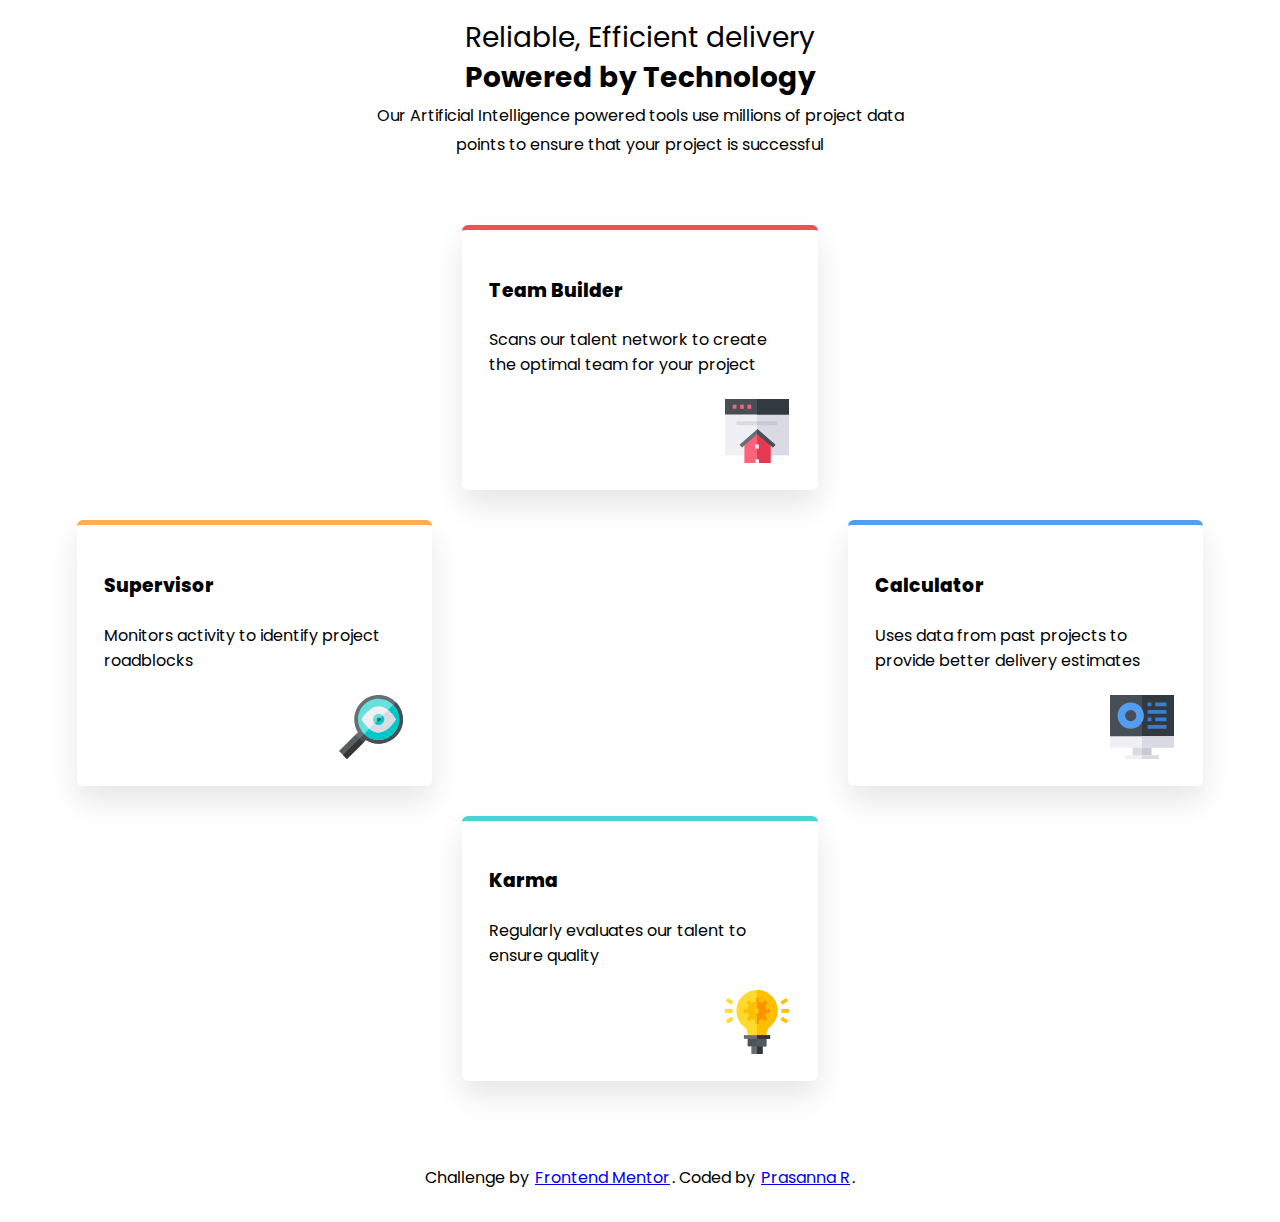
<file: four-card-feature-section-master/index.html>
<!DOCTYPE html>
<html lang="en">
<head>
  <meta charset="UTF-8">
  <meta name="viewport" content="width=device-width, initial-scale=1.0"> <!-- displays site properly based on user's device -->

  <link rel="icon" type="image/png" sizes="32x32" href="./images/favicon-32x32.png">
  
  <title>Frontend Mentor | Four card feature section</title>

  <link rel="stylesheet" href="style.css">
<link rel="preconnect" href="https://fonts.googleapis.com">
<link rel="preconnect" href="https://fonts.gstatic.com" crossorigin>
<link href="https://fonts.googleapis.com/css2?family=Poppins:ital,wght@0,100;0,200;0,300;0,400;0,500;0,600;0,700;0,800;0,900;1,100;1,200;1,300;1,400;1,500;1,600;1,700;1,800;1,900&display=swap" rel="stylesheet">
</head>
<body>
  <main>
    <header>
    <div class="heading">
      <div class="heading-1">Reliable, Efficient delivery</div>
       <div class="heading-1 bold">Powered by Technology </div>
      <div class="heading-2">Our Artificial Intelligence powered tools use millions of project data </div>
      <div class="heading-2">  points to ensure that your project is successful</div> 
    </div>
    </header>
    <div class="box-container">
      <div class="box top">
        <h3>Team Builder</h3>
        <p>Scans our talent network to create the
         optimal team for your project</p>
         <div class="rr">
          <img src="./images/icon-team-builder.svg" alt="img1">
         </div>
         
     </div>
     <div class="box bottom">
        <h3>Karma</h3>
        <p>Regularly evaluates our talent to ensure
         quality</p>
       <div class="rr">  <img src="./images/icon-karma.svg" alt="img2"></div>
     </div>
     <div class="box left">
        <h3>Supervisor</h3>
        <p>Monitors activity to identify project
       roadblocks</p>
       <div class="rr">
         <img src="./images/icon-supervisor.svg" alt="img3">
       </div>
      

       
     </div>
     <div class="box right">
        <h3>Calculator</h3>
        <p>Uses data from past projects to provide
        better delivery estimates</p>
        <div class="rr">
          <img src="./images/icon-calculator.svg" alt="img4">
        </div>
      

     </div>

    </div>
   

  </main>
 
  <footer>
    <p class="attribution">
      Challenge by <a href="https://www.frontendmentor.io?ref=challenge" target="_blank">Frontend Mentor</a>. 
      Coded by <a href="#">Prasanna R</a>.
    </p>
  </footer>
</body>
</html>
</file>
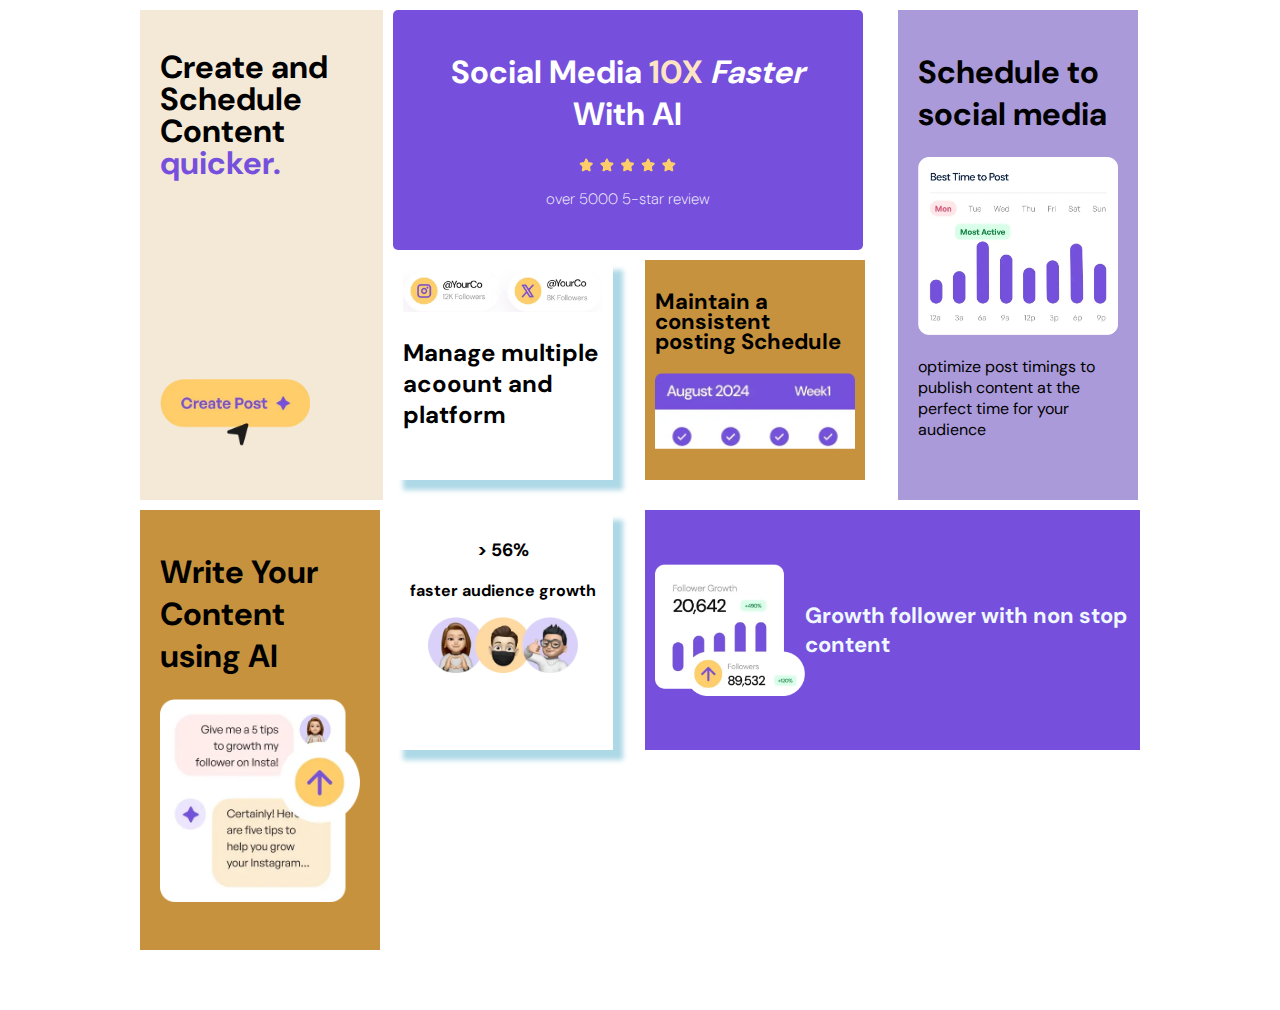
<file: bento-grid-main/public/index.html>
<!DOCTYPE html>
<html lang="en">
<head>
  <meta charset="UTF-8">
  <meta name="viewport" content="width=device-width, initial-scale=1.0"> <!-- displays site properly based on user's device -->

  <link rel="icon" type="image/png" sizes="32x32" href="./assets/images/favicon-32x32.png">
  
  <title>Frontend Mentor | Bento grid</title>

  <link rel="stylesheet" href="style.css">
  <link rel="stylesheet" href="grid.css">
</head>
<body>
  <main>
    <div class="content-1">
      <h1 style="margin-bottom:200px;">
        Create and Schedule Content <span>quicker.</span>
      </h1>
      <img src="./assets/images/illustration-create-post.webp" alt="img-post">
    </div>
    <div class="content-2">
      
      <h1>Social Media <span class="c-21">10X</span> 
        <i>Faster</i> With AI
      </h1>
      
      <div class="content2-sub">
        <img src="./assets/images/illustration-five-stars.webp" alt="start-img">
        <p class="sub-21">over 5000 5-star review</p>
      </div>
      
    </div>
    <div class="content-3">
      <h1> Schedule to social  media</h1>
      <img src="./assets/images/illustration-schedule-posts.webp" alt="week-img">
      <p>optimize post timings to publish content at the perfect time for your audience</p>
    </div>
    <div class="content-4">
      <h1>Write Your Content using AI</h1>
      <img src="./assets/images/illustration-ai-content.webp" alt="chat">

    </div>
    <div class="content-5">
      <img src="./assets/images/illustration-multiple-platforms.webp" alt="review-img">
      <h2>Manage multiple acoount and platform</h2>

    </div>
    <div class="content-6">
      <p>Maintain a consistent posting Schedule</p>
      <img src="./assets/images/illustration-consistent-schedule.webp" alt="date">
    </div>
      <div class="content-7">
      <p class="fw"> > 56%</p>
      <p>faster audience growth</p>
      <img src="./assets/images/illustration-audience-growth.webp" alt="date">
    </div>
    <div class="content-8">
      <img src="./assets/images/illustration-grow-followers.webp" alt="date">
      <p>Growth follower with non stop content</p>
    </div>
  </main>

  
  
  
  <!-- <div class="attribution">
    Challenge by <a href="https://www.frontendmentor.io?ref=challenge">Frontend Mentor</a>. 
    Coded by <a href="#">Your Name Here</a>.
  </div> -->
</body>
</html>
</file>
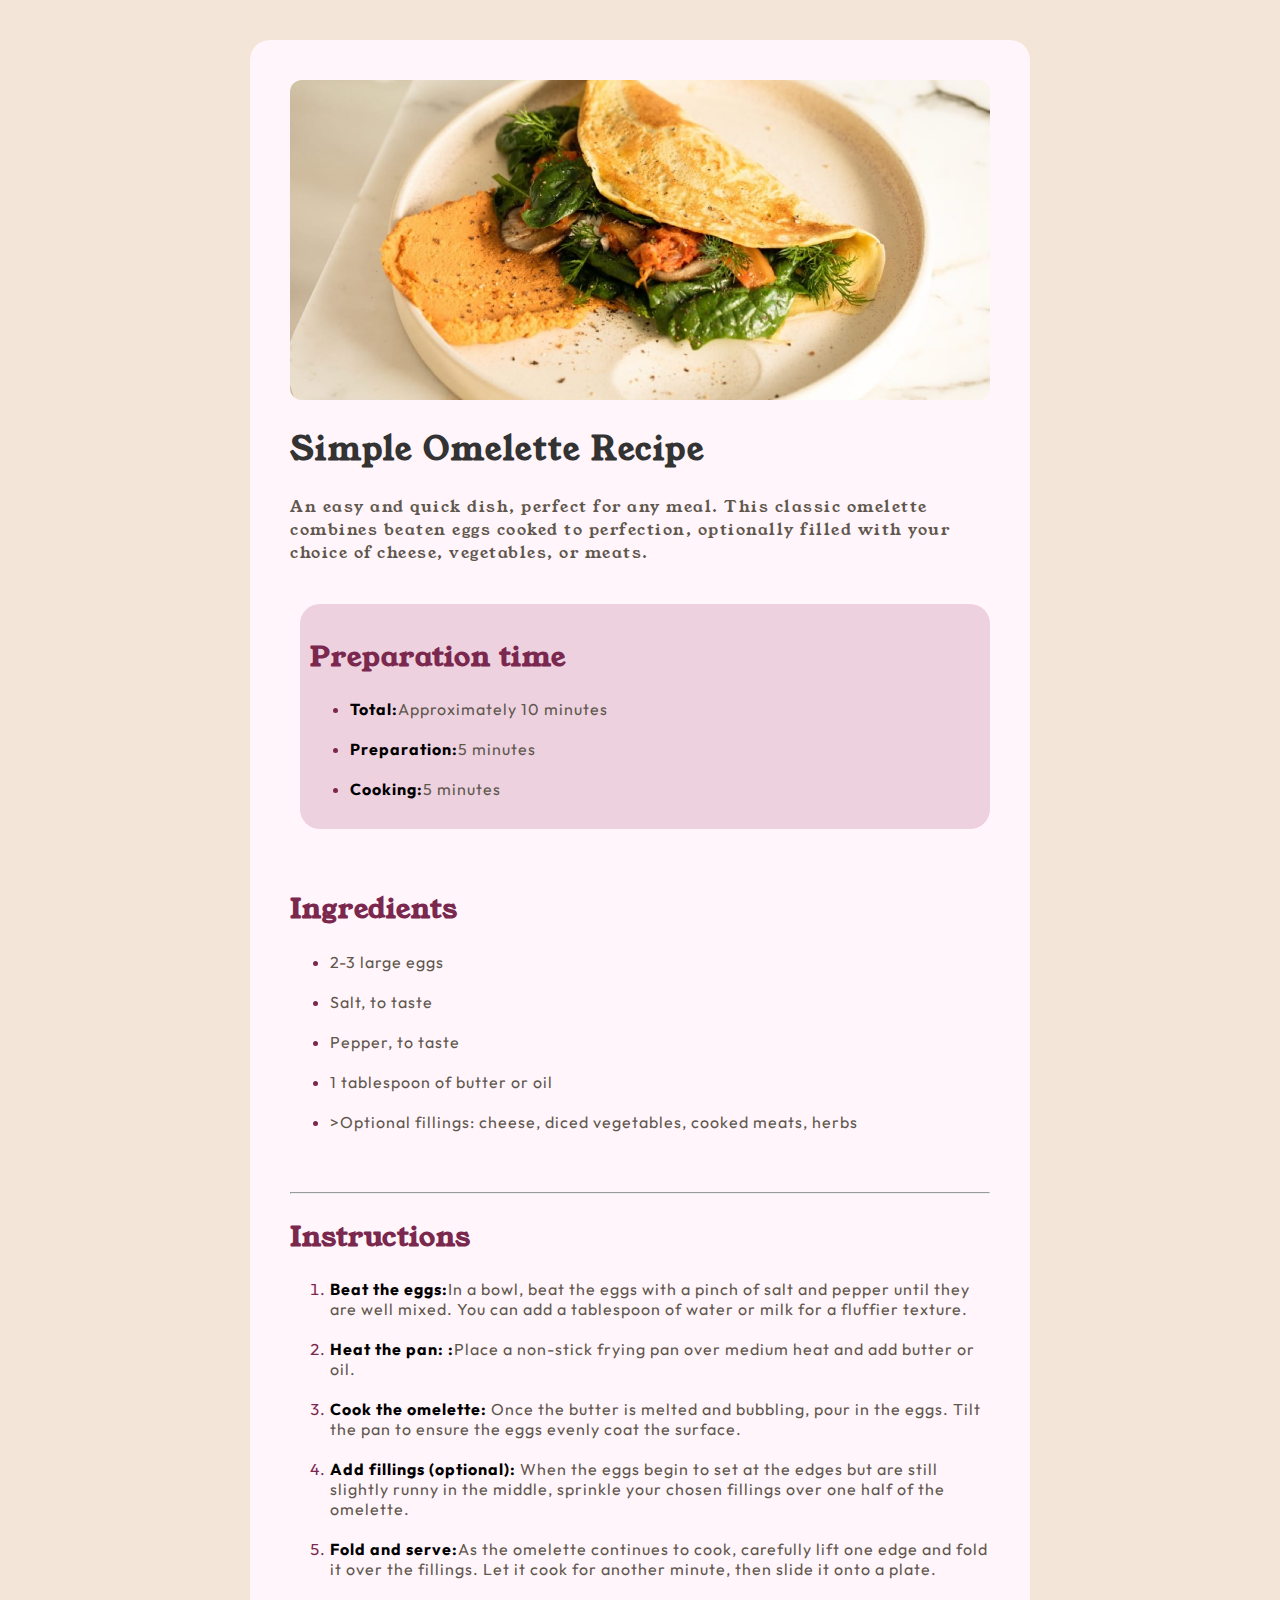
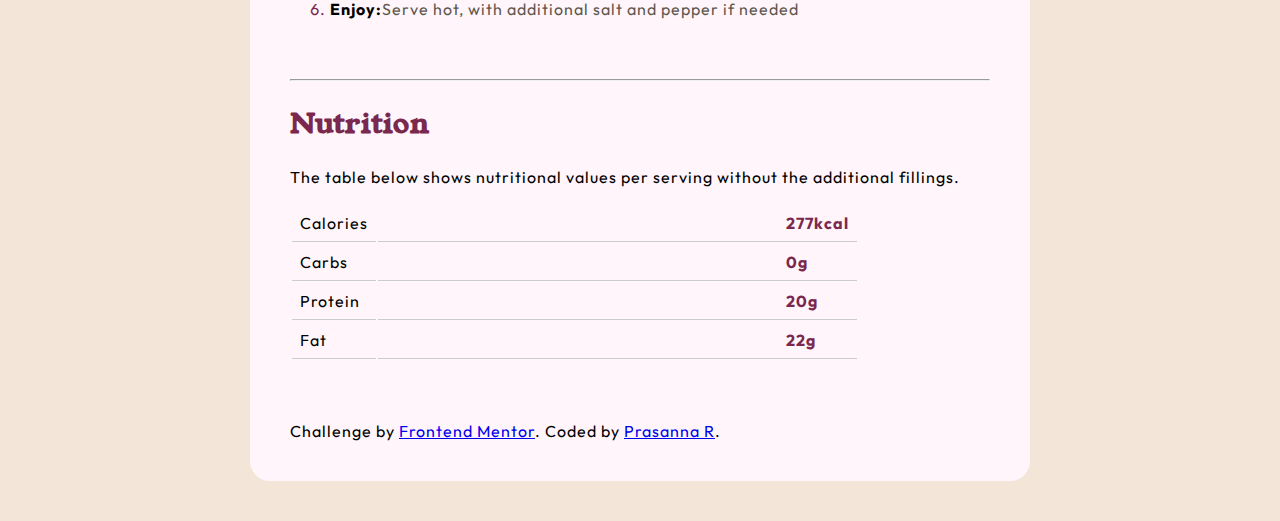
<file: recipe-page-main/recipe-page-main/index.html>
<!DOCTYPE html>
<html lang="en">
<head>
  <meta charset="UTF-8">
  <meta name="viewport" content="width=device-width, initial-scale=1.0"> <!-- displays site properly based on user's device -->

  <link rel="icon" type="image/png" sizes="32x32" href="./assets/images/favicon-32x32.png">
  <link rel="stylesheet" href="style.css">
  
  <title>Frontend Mentor | Recipe page</title>
</head>
<body>
   <main class="content-container">
     <img src="./assets/images/image-omelette.jpeg" alt="Recipe-img">
    <article>
      <header>
         <h1>Simple Omelette Recipe</h1>
      </header>

     <p class="para">An easy and quick dish, perfect for any meal. This classic omelette combines beaten eggs cooked to perfection, optionally filled with your choice of cheese, vegetables, or meats.</p>

     <section class="Preparation" id="highlight">
      <h2>Preparation time</h2>
      <ul>
        <li><strong>Total:</strong>Approximately 10 minutes</li>
        <li><strong>Preparation:</strong>5 minutes</li>
        <li><strong>Cooking:</strong>5 minutes</li>
      </ul>
     </section>

     <section>
      <h2>Ingredients</h2>
      <ul>
        <li>2-3 large eggs </li>
        <li>Salt, to taste</li>
        <li>Pepper, to taste</li>
        <li>1 tablespoon of butter or oil</li>
        <li>>Optional fillings: cheese, diced vegetables, cooked meats, herbs</li>
      </ul>
     </section>


     <hr>

     <section>
      <h2>Instructions</h2>
      <ol>
        <li><strong>Beat the eggs:</strong>In a bowl, beat the eggs with a pinch of salt and pepper until they are well mixed. You can add a tablespoon of water or milk for a fluffier texture.</li>
        <li><strong>Heat the pan: :</strong>Place a non-stick frying pan over medium heat and add butter or oil.</li>
        <li><strong>Cook the omelette: </strong>Once the butter is melted and bubbling, pour in the eggs. Tilt the pan to ensure the eggs evenly coat the surface.</li>
        <li><strong>Add fillings (optional):</strong> When the eggs begin to set at the edges but are still slightly runny in the middle, sprinkle your chosen fillings over one half of the omelette.</li>
        <li><strong>Fold and serve:</strong>As the omelette continues to cook, carefully lift one edge and fold it over the fillings. Let it cook for another minute, then slide it onto a plate.</li>
        <li><strong>Enjoy:</strong>Serve hot, with additional salt and pepper if needed</li>
      </ol>
     </section>
     <hr>

     <section>
      <h2>Nutrition</h2>
      <p>The table below shows nutritional values per serving without the additional fillings.</p>

      <table>
        <tbody>
          <tr>
            <td>Calories</td>
            <td><span>277kcal</span></td>
            
          </tr>
          
          <tr>
            <td>Carbs</td>
            <td><span>0g</span></td>
            
          </tr>
          
          <tr>
            <td>Protein</td>
            <td><span>20g</span></td>
            
          </tr>
        
          
          <tr>
            <td>Fat</td>
            <td><span>22g</span></td>
          </tr>
        </tbody>
      </table>
     </section>
      
    </article>

    <footer class="attribution">
    Challenge by <a href="https://www.frontendmentor.io?ref=challenge" target="_blank">Frontend Mentor</a>. 
    Coded by <a href="#">Prasanna R</a>.
    </footer>
    
     
   </main>
     
    

  
  
 
</body>
</html>
</file>
<file: four-card-feature-section-master/style.css>
.heading{
  display: flex;
  align-items: center;
  justify-content: center;
  flex-direction: column;
}

*{
  font-family: "Poppins", sans-serif;
  font-weight: 400;
  font-style: normal;
  padding: 2px;
}
span{
  color:gray;
  display: block;
}
.heading-1{
  font-size: 28px;
  line-height: 1.3;
}
h3{
  font-weight: 800;
}
.bold{
  font-weight: bold;
  margin-bottom: 2px;
}


.attribution{
  text-align: center;
}  



/* //---------------------// */
.box {
  background: white;
  padding: 25px;
  border-radius: 6px;
  box-shadow: 0px 15px 30px rgba(0, 0, 0, 0.1);
  border-top: 5px solid; 
}


.box-container {
  width: 90%;
  margin: 60px auto;
  display: grid;
  grid-template-columns: repeat(3, 1fr);
  gap: 30px;
  align-items: center;
}
.left {
  grid-column: 1;
  grid-row: 2;
    border-top-color:hsl(34, 97%, 64%);
}

.top {
  grid-column: 2;
  grid-row: 1;
  border-top-color:hsl(0, 78%, 62%);
}

.bottom {
  grid-column: 2;
  grid-row: 3;
  border-top-color:hsl(180, 62%, 55%);
}

.right {
  grid-column: 3;
  grid-row: 2;
  border-top-color:hsl(212, 86%, 64%);
}

@media (max-width: 768px) {
  .box-container {
    grid-template-columns: 1fr;
  }

  .left,
  .top,
  .bottom,
  .right {
    grid-column: auto;
    grid-row: auto;
  }
}

img{
  float: right;
}
</file>
<file: bento-grid-main/public/style.css>
@font-face {
  font-family:'italic' ;
  src: url('./assets/fonts/DMSans-Italic-VariableFont_opsz\,wght.ttf');
}

@font-face {
  font-family:'variableFont' ;
  src: url('./assets/fonts/DMSans-VariableFont_opsz\,wght.ttf');
}
*{
  font-family: variableFont;
}

body{
  
  max-width: 1000px;
  margin: 0 auto;
  padding: 10px;
}



.content-1 img{
  max-width: 150px;
}
.content2-sub img{
  max-width:100px ;
}
.content-3 img{
  width: 200px;
  font-size: 18px;
}
.content-4 img{
  width: 200px;
  font-family: variableFont;
}
.content-5 img{
  width: 200px;
}
.content-6 img{
  max-width: 200px;
   clip-path: inset(0 0 50% 0);
}
.content-7 img{
  width: 150px;
}
.fw{
  font-size: 18px;
}
.content-8 img{
  width: 150px;
}
span{
  color: hsl(256, 67%, 59%);
}


.content2-sub{
  display: flex;
  flex-direction: column;
  align-items: center;
  text-align: center;
  justify-content: center;

}


.c-21{
  color: bisque;
}

.sub-21{
  color:white;
  font-size: 15px;
}
</file>
<file: bento-grid-main/public/grid.css>
main{
  display: grid;
  grid-template-columns: repeat(4,1fr);
  /* grid-template-columns: repeat(4, minmax(200px, 1fr)); */
  grid-template-rows: repeat(4,1fr);
  grid-template-areas:
  "one two two three"
  "one five six three"
  "four seven eight eight"
  "four .. .. ..";
  gap: 10px;
  
}
.content-1{
  background-color:  hsl(38, 58%, 90%);
  max-width: 400px;
  /* width: 100%; */
  font-family: italic;
  padding: 20px;
  line-height: 1;
  grid-area: one;
  height: 450px;
 

}
.content-2{
  max-width: 430px;
  min-width:200px;
  background-color:hsl(256, 67%, 59%) ;
  padding: 20px;
  color: white;
  font-family: variableFont;
  font-weight: 200;
  border-radius: 5px;
  grid-area: two;
  height: 200px;
  min-width: 200px;
  text-align: center;

  
}
.content-3{
  background-color: hsl(256, 46%, 73%) ;
  max-width: 200px;
  padding: 20px;
  grid-area: three;
  height: 450px;

}

.content-4{
  max-width: 200px;
  background-color: hsl(37, 55%, 51%);
  padding: 20px;
  grid-area: four;
  height: 400px;

}

.content-5{
  max-width: 200px;
  box-shadow: 10px 10px 5px lightblue;
  padding: 10px;
  height: 200px;
  grid-area: five;



}


.content-6{
  max-width: 200px;
  background-color: hsl(37, 55%, 51%);
  padding: 10px;
  line-height:0.9;
  /* display: flex; */
  /* flex-direction: column; */
  height: 200px;
  grid-area: six;

  
  
}
.content-6 p{
  font-weight: bold;
  font-size: 22px;
  font-family: variableFont;
}

.content-7{
  max-width: 200px;
  box-shadow: 10px 10px 5px lightblue;
  text-align: center;
  padding: 10px;
  font-weight: bold;
  grid-area: seven;




}

.content-8{
  display: flex;
  max-width: 500px;
  min-width: 200px;
  align-items: center;
  color: aliceblue;
  background-color: hsl(256, 67%, 59%);
  padding: 10px;
  font-weight: bold;
  font-size: 18px;
  grid-area: eight;
}
.content-8 p{
  font-size: 22px;
}


 @media (max-width:600px){
  main{
    display: block;
    align-items: center;
  }
  div{
    margin-bottom: 10px;
  }
  .content-5,.content-6,.content-7{
    max-width: 400px;
    place-items: center;
  }
  .content-3,.content-4{
    max-width: 400px;
  }
}
</file>
<file: recipe-page-main/recipe-page-main/style.css>
body{
  margin: 0;
  display: grid;
  align-items: center;
  background-color: #f3e6d8;
}
*{
  font-family: 'outfit',sans-serif;
  letter-spacing: 1px;
  
}
@font-face {
  font-family:"outfit" ;
  src: url('./assets/fonts/outfit/Outfit-VariableFont_wght.ttf');
}

@font-face {
  font-family: 'young-serif';
  src: url('./assets/fonts/young-serif/YoungSerif-Regular.ttf');
  font-family: 400;
}

.content-container{
  max-width: 700px;
  margin: 40px auto;
  padding: 40px;
  background-color: hsl(330, 100%, 98%);
  border-radius: 20px;

}
img{
  width: 100%;
  border-radius: 12px;
}
h1{
  font-family: 'young-serif',sans-serif;
  font-weight: 700;
  color:#333;
  line-height: 1.5;
  letter-spacing: 2px;
}

.para{
  font-family: 'young-serif',sans-serif;
  font-size: clamp(14px, 2vw, 16px);
  color:#5F574E;
  margin-bottom: 40px;
  letter-spacing: 1.5px;
}
section{
  margin-bottom: 60px;
}

h2{
  font-family: 'young-serif';
  font-size: 28px;
  color: #7b284f;
}
ul li,ol li{
  margin-bottom: 20px;
  color:#5F574E;
}
ul li strong,ol li strong {
  color: black;         
  font-weight: bold;     
}
ul li::marker,ol li::marker{
  color:#7b284f;
}
#highlight{
  background-color:#edd1df;
  margin-left: 10px;
  padding: 10px;
  border-radius: 20px;
}
/* table{
  max-width: 100%;
} */
table tr{
  margin-bottom:40px;
}
td span{
  color:#7b284f ;
  font-weight: bold;
}
span{
  margin-left: 400px;
}

table td {
  border-bottom: 1px solid #ccc;
  padding: 8px;
}
@media (max-width:600px){
  .content-container{
  margin: 0;
  padding: 0;
  

}
*{
  padding: 10px;
  font-size: 16px;
  letter-spacing: 0;
  line-height: 1.5;
  
}
.section{
  margin-bottom: 0px;
  margin-right: 10px;
}
span{
  margin-left: 100px;
}
}
</file>
